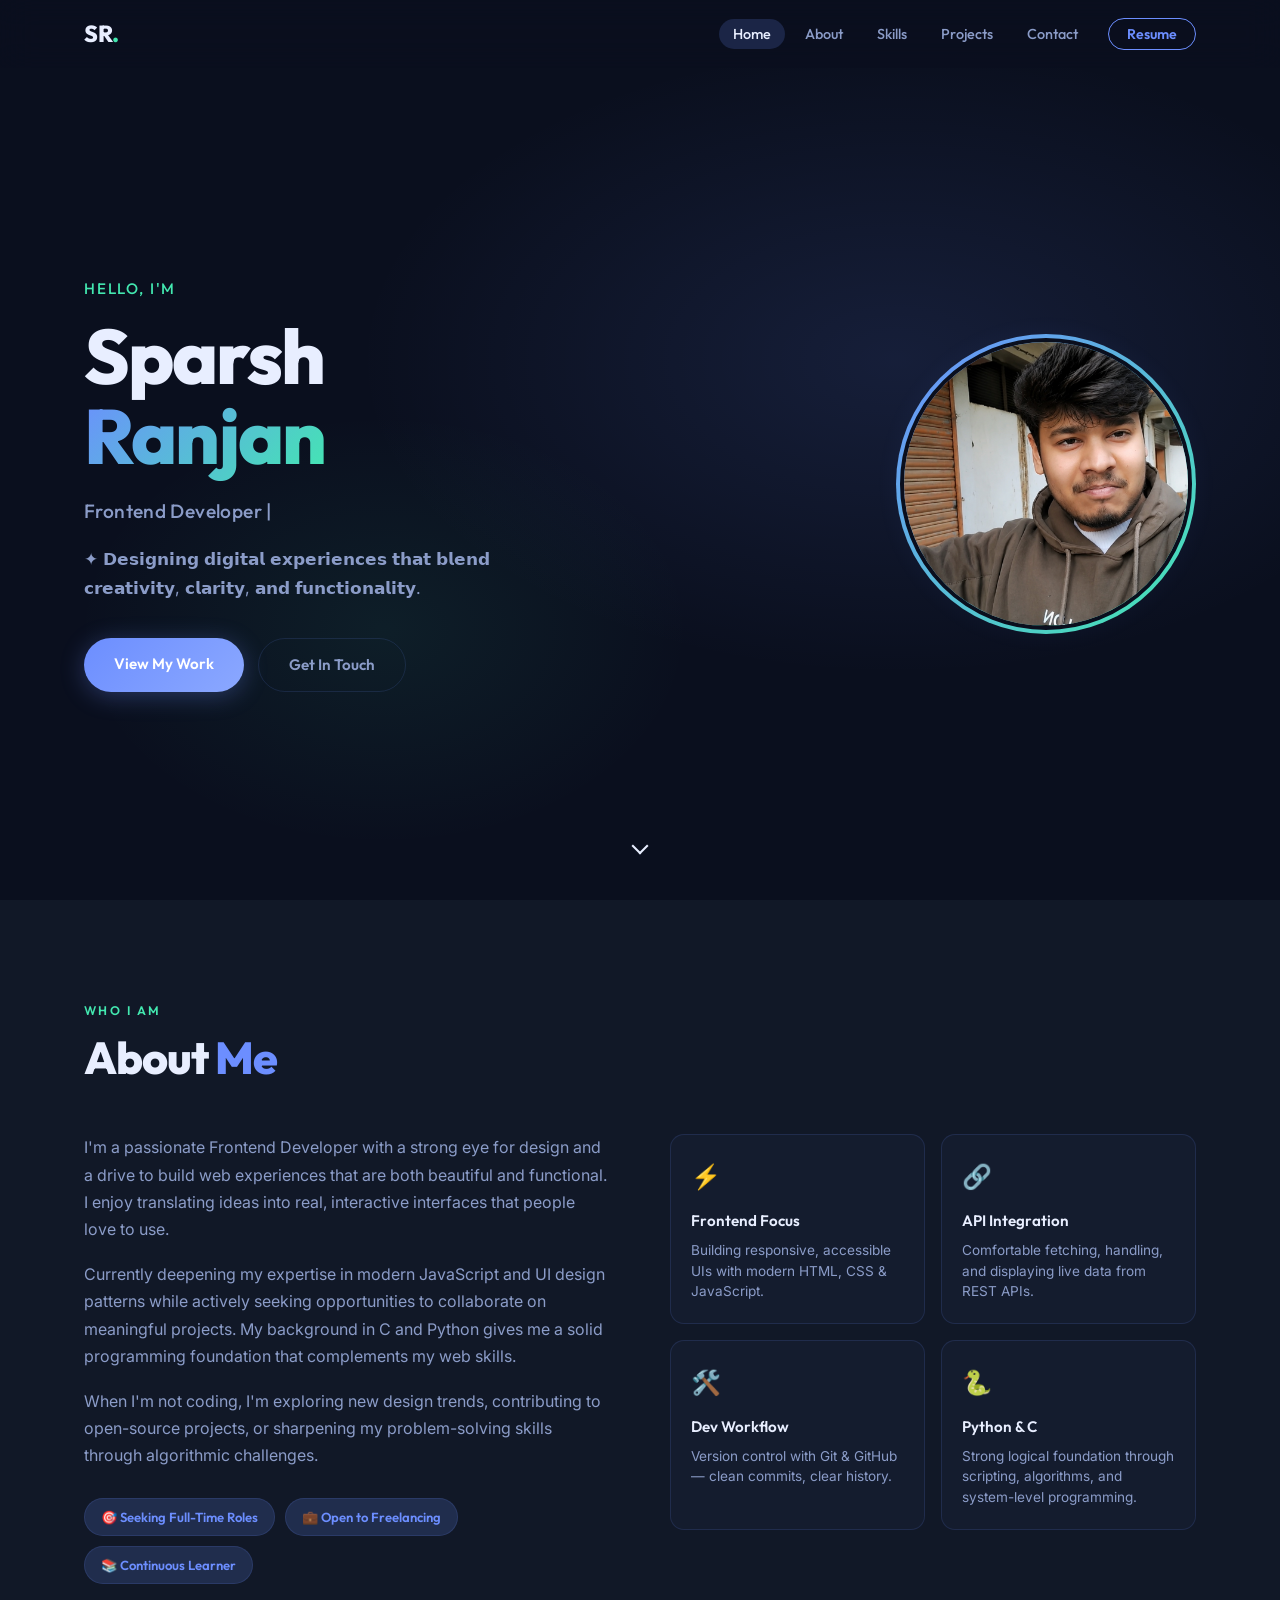
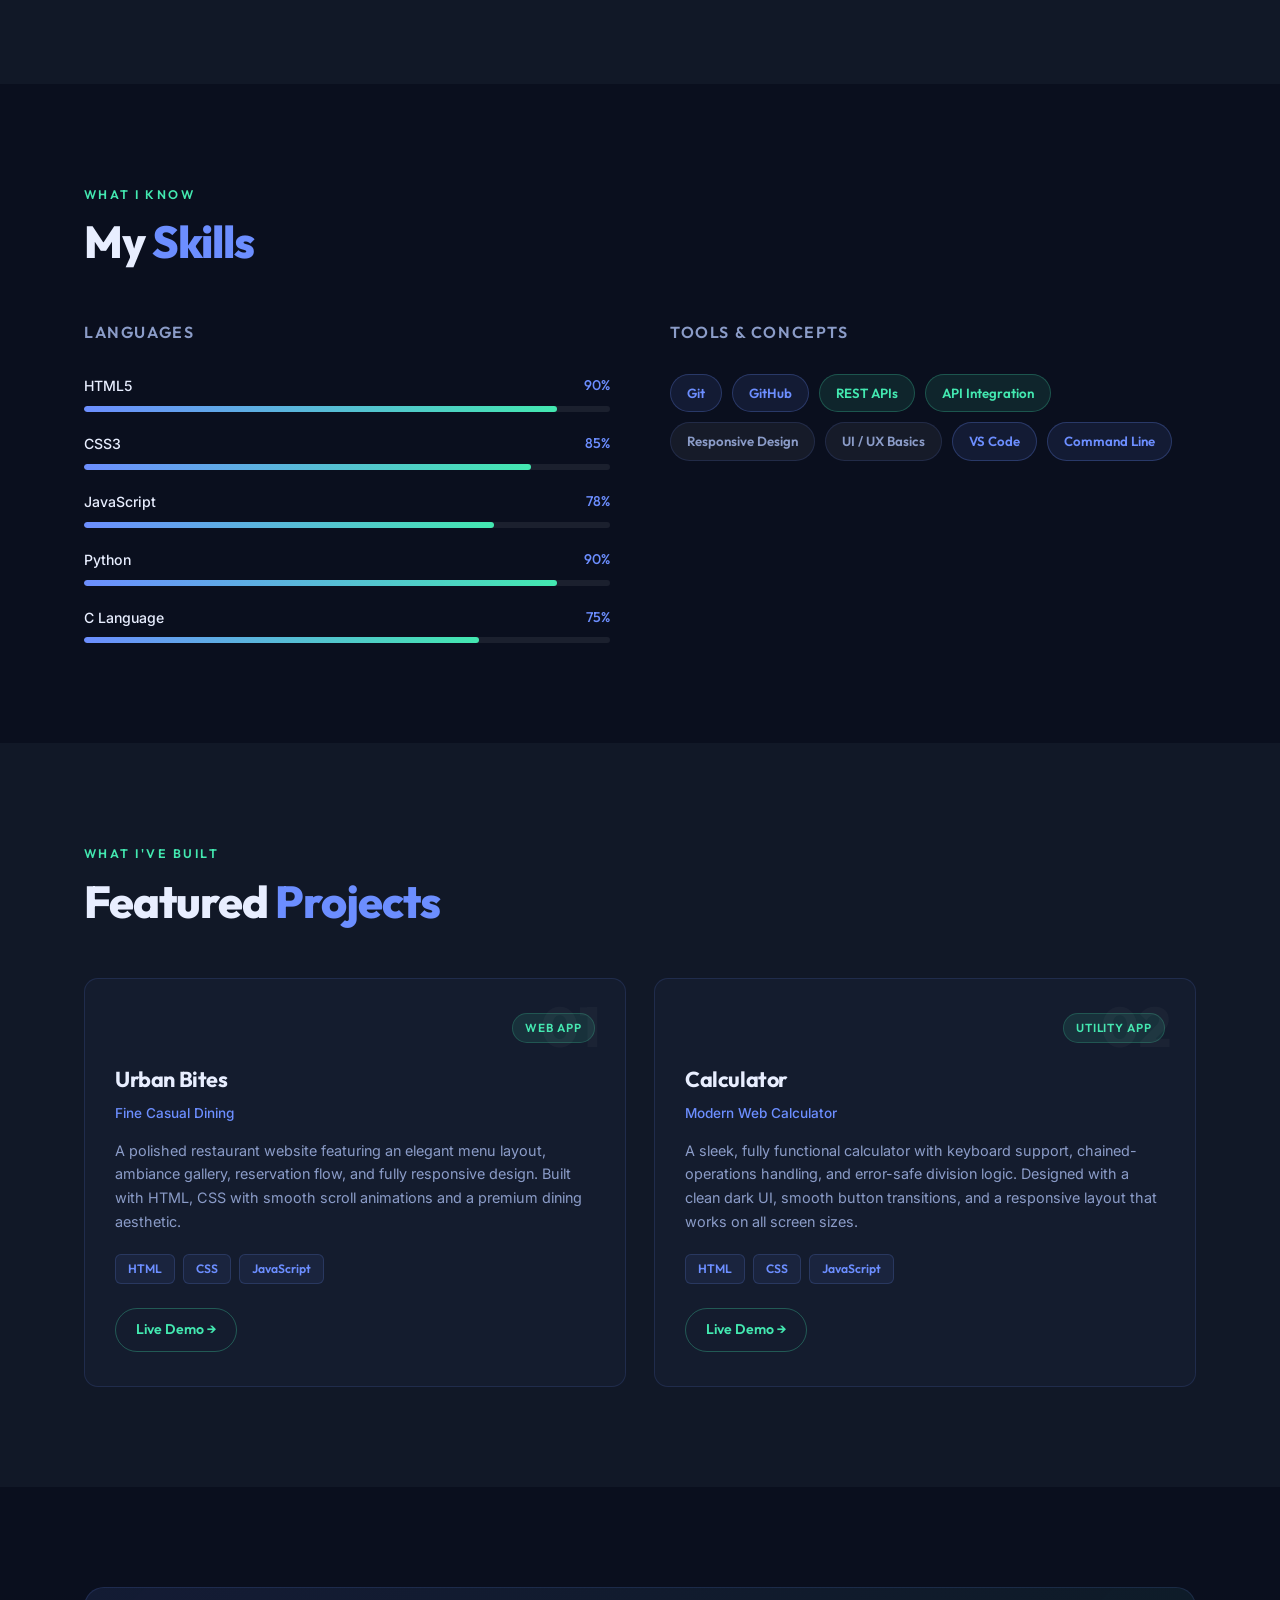
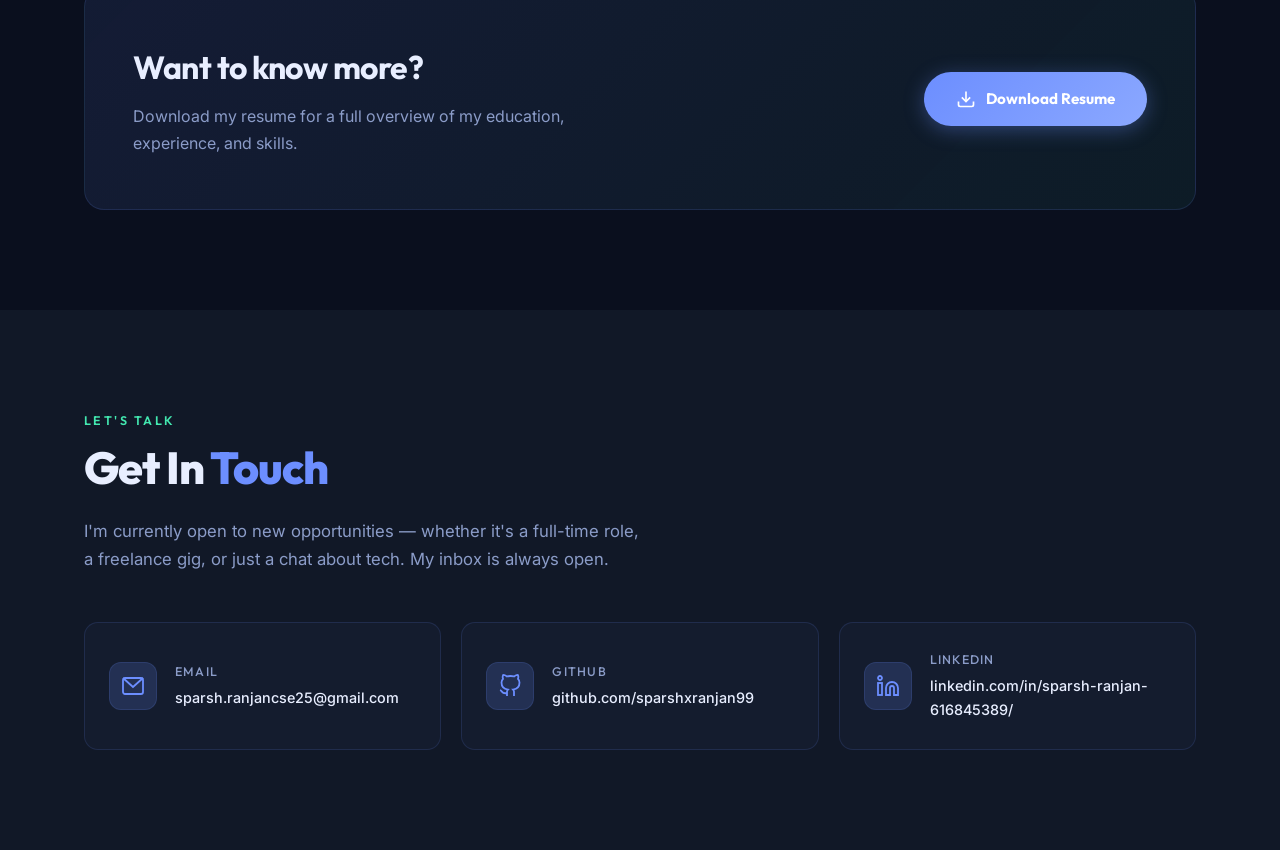
<file: CodeSoft_T1/index.html>
<!DOCTYPE html>
<html lang="en">
<head>
  <meta charset="UTF-8" />
  <meta name="viewport" content="width=device-width, initial-scale=1.0"/>
  <title>Sparsh Ranjan — Frontend Developer</title>
  <link rel="stylesheet" href="portfolio.css" />
  <link rel="preconnect" href="https://fonts.googleapis.com" />
  <link rel="preconnect" href="https://fonts.gstatic.com" crossorigin />
  <link href="https://fonts.googleapis.com/css2?family=Outfit:wght@300;400;500;600;700;800&family=Inter:wght@300;400;500;600&display=swap" rel="stylesheet"/>
</head>
<body>

  <!-- ═══════════════ NAV ═══════════════ -->
  <nav class="navbar" id="navbar">
    <div class="nav-inner">
      <a href="#home" class="nav-logo">SR<span class="dot">.</span></a>
      <ul class="nav-links" id="navLinks">
        <li><a href="#home"     class="nav-link">Home</a></li>
        <li><a href="#about"    class="nav-link">About</a></li>
        <li><a href="#skills"   class="nav-link">Skills</a></li>
        <li><a href="#projects" class="nav-link">Projects</a></li>
        <li><a href="#contact"  class="nav-link">Contact</a></li>
        <li><a href="resume.pdf" download class="nav-cta">Resume</a></li>
      </ul>
      <button class="hamburger" id="hamburger" aria-label="Toggle menu">
        <span></span><span></span><span></span>
      </button>
    </div>
  </nav>

  <!-- ═══════════════ HERO ═══════════════ -->
  <section class="hero" id="home">
    <div class="hero-mesh"></div>
    <div class="hero-inner">
      <div class="hero-text">
        <p class="hero-eyebrow">Hello, I'm</p>
        <h1 class="hero-name">Sparsh<br/><span class="name-accent">Ranjan</span></h1>
        <p class="hero-title">Frontend Developer &nbsp;|&nbsp; UI Enthusiast</p>
        <p class="hero-tagline"> ✦ 𝗗𝗲𝘀𝗶𝗴𝗻𝗶𝗻𝗴 𝗱𝗶𝗴𝗶𝘁𝗮𝗹 𝗲𝘅𝗽𝗲𝗿𝗶𝗲𝗻𝗰𝗲𝘀 𝘁𝗵𝗮𝘁 𝗯𝗹𝗲𝗻𝗱 𝗰𝗿𝗲𝗮𝘁𝗶𝘃𝗶𝘁𝘆, 𝗰𝗹𝗮𝗿𝗶𝘁𝘆, 𝗮𝗻𝗱 𝗳𝘂𝗻𝗰𝘁𝗶𝗼𝗻𝗮𝗹𝗶𝘁𝘆.</p>
        <div class="hero-btns">
          <a href="#projects" class="btn-primary">View My Work</a>
          <a href="#contact"  class="btn-ghost">Get In Touch</a>
        </div>
      </div>
      <div class="hero-img-wrap">
        <div class="img-ring">
          <img src="photo.jpeg" alt="Sparsh Ranjan" class="hero-photo" onerror="this.src='https://ui-avatars.com/api/?name=Sparsh+Ranjan&background=6C8EFF&color=fff&size=300'"/>
        </div>
        <div class="img-glow"></div>
      </div>
    </div>
    <a href="#about" class="scroll-hint" aria-label="Scroll down">
      <span class="scroll-arrow"></span>
    </a>
  </section>

  <!-- ═══════════════ ABOUT ═══════════════ -->
  <section class="section about-section" id="about">
    <div class="container">
      <div class="section-label">Who I Am</div>
      <h2 class="section-title">About <span class="accent">Me</span></h2>
      <div class="about-grid">
        <div class="about-text">
          <p>
            I'm a passionate Frontend Developer with a strong eye for design and a drive to build
            web experiences that are both beautiful and functional. I enjoy translating ideas into
            real, interactive interfaces that people love to use.
          </p>
          <p>
            Currently deepening my expertise in modern JavaScript and UI design patterns while
            actively seeking opportunities to collaborate on meaningful projects. My background in
            C and Python gives me a solid programming foundation that complements my web skills.
          </p>
          <p>
            When I'm not coding, I'm exploring new design trends, contributing to open-source projects,
            or sharpening my problem-solving skills through algorithmic challenges.
          </p>
          <div class="about-goals">
            <div class="goal-chip">🎯 Seeking Full-Time Roles</div>
            <div class="goal-chip">💼 Open to Freelancing</div>
            <div class="goal-chip">📚 Continuous Learner</div>
          </div>
        </div>
        <div class="about-cards">
          <div class="info-card">
            <span class="card-icon">⚡</span>
            <h4>Frontend Focus</h4>
            <p>Building responsive, accessible UIs with modern HTML, CSS & JavaScript.</p>
          </div>
          <div class="info-card">
            <span class="card-icon">🔗</span>
            <h4>API Integration</h4>
            <p>Comfortable fetching, handling, and displaying live data from REST APIs.</p>
          </div>
          <div class="info-card">
            <span class="card-icon">🛠️</span>
            <h4>Dev Workflow</h4>
            <p>Version control with Git & GitHub — clean commits, clear history.</p>
          </div>
          <div class="info-card">
            <span class="card-icon">🐍</span>
            <h4>Python & C</h4>
            <p>Strong logical foundation through scripting, algorithms, and system-level programming.</p>
          </div>
        </div>
      </div>
    </div>
  </section>

  <!-- ═══════════════ SKILLS ═══════════════ -->
  <section class="section skills-section" id="skills">
    <div class="container">
      <div class="section-label">What I Know</div>
      <h2 class="section-title">My <span class="accent">Skills</span></h2>
      <div class="skills-grid">

        <div class="skill-group">
          <h3 class="skill-group-title">Languages</h3>
          <div class="skill-items">
            <div class="skill-bar-wrap">
              <div class="skill-meta"><span>HTML5</span><span>90%</span></div>
              <div class="skill-bar"><div class="skill-fill" data-width="90"></div></div>
            </div>
            <div class="skill-bar-wrap">
              <div class="skill-meta"><span>CSS3</span><span>85%</span></div>
              <div class="skill-bar"><div class="skill-fill" data-width="85"></div></div>
            </div>
            <div class="skill-bar-wrap">
              <div class="skill-meta"><span>JavaScript</span><span>78%</span></div>
              <div class="skill-bar"><div class="skill-fill" data-width="78"></div></div>
            </div>
            <div class="skill-bar-wrap">
              <div class="skill-meta"><span>Python</span><span>90%</span></div>
              <div class="skill-bar"><div class="skill-fill" data-width="90"></div></div>
            </div>
            <div class="skill-bar-wrap">
              <div class="skill-meta"><span>C Language</span><span>75%</span></div>
              <div class="skill-bar"><div class="skill-fill" data-width="75"></div></div>
            </div>
          </div>
        </div>

        <div class="skill-group">
          <h3 class="skill-group-title">Tools & Concepts</h3>
          <div class="skill-tags">
            <span class="skill-tag tag-primary">Git</span>
            <span class="skill-tag tag-primary">GitHub</span>
            <span class="skill-tag tag-secondary">REST APIs</span>
            <span class="skill-tag tag-secondary">API Integration</span>
            <span class="skill-tag tag-tertiary">Responsive Design</span>
            <span class="skill-tag tag-tertiary">UI / UX Basics</span>
            <span class="skill-tag tag-primary">VS Code</span>
            <span class="skill-tag tag-primary">Command Line</span>
          </div>
        </div>

      </div>
    </div>
  </section>

  <!-- ═══════════════ PROJECTS ═══════════════ -->
  <section class="section projects-section" id="projects">
    <div class="container">
      <div class="section-label">What I've Built</div>
      <h2 class="section-title">Featured <span class="accent">Projects</span></h2>
      <div class="projects-grid">

        <div class="project-card" data-index="01">
          <div class="project-header">
            <div class="project-icon"></div>
            <div class="project-badge">Web App</div>
          </div>
          <h3 class="project-name">Urban Bites</h3>
          <p class="project-sub">Fine Casual Dining</p>
          <p class="project-desc">
            A polished restaurant website featuring an elegant menu layout, ambiance gallery,
            reservation flow, and fully responsive design. Built with HTML, CSS 
            with smooth scroll animations and a premium dining aesthetic.
          </p>
          <div class="project-stack">
            <span>HTML</span><span>CSS</span><span>JavaScript</span>
          </div>
          <div class="project-actions">
            <a href="./CodeSoft_T2/index.html" target="_blank" rel="noopener" class="btn-demo">Live Demo →</a>
          </div>
        </div>

        <div class="project-card" data-index="02">
          <div class="project-header">
            <div class="project-icon"></div>
            <div class="project-badge">Utility App</div>
          </div>
          <h3 class="project-name">Calculator</h3>
          <p class="project-sub">Modern Web Calculator</p>
          <p class="project-desc">
            A sleek, fully functional calculator with keyboard support, chained-operations handling,
            and error-safe division logic. Designed with a clean dark UI, smooth button transitions,
            and a responsive layout that works on all screen sizes.
          </p>
          <div class="project-stack">
            <span>HTML</span><span>CSS</span><span>JavaScript</span>
          </div>
          <div class="project-actions">
            <a href="./CodeSoft_T3/index.html" target="_blank" rel="noopener" class="btn-demo">Live Demo →</a>
          </div>
        </div>

      </div>
    </div>
  </section>

  <!-- ═══════════════ RESUME ═══════════════ -->
  <section class="section resume-section" id="resume">
    <div class="container">
      <div class="resume-banner">
        <div class="resume-text">
          <h2>Want to know more?</h2>
          <p>Download my resume for a full overview of my education, experience, and skills.</p>
        </div>
        <a href="Sparsh_Ranjan_Resume.pdf" download class="btn-resume">
          <svg width="20" height="20" viewBox="0 0 24 24" fill="none" stroke="currentColor" stroke-width="2"><path d="M21 15v4a2 2 0 01-2 2H5a2 2 0 01-2-2v-4"/><polyline points="7 10 12 15 17 10"/><line x1="12" y1="15" x2="12" y2="3"/></svg>
          Download Resume
        </a>
      </div>
    </div>
  </section>

  <!-- ═══════════════ CONTACT ═══════════════ -->
  <section class="section contact-section" id="contact">
    <div class="container">
      <div class="section-label">Let's Talk</div>
      <h2 class="section-title">Get In <span class="accent">Touch</span></h2>
      <p class="contact-sub">
        I'm currently open to new opportunities — whether it's a full-time role, a freelance gig,
        or just a chat about tech. My inbox is always open.
      </p>
      <div class="contact-links">
        <a href="mailto:sparsh@example.com" class="contact-card">
          <div class="contact-icon">
            <svg width="24" height="24" viewBox="0 0 24 24" fill="none" stroke="currentColor" stroke-width="1.8"><rect x="2" y="4" width="20" height="16" rx="2"/><polyline points="2,4 12,13 22,4"/></svg>
          </div>
          <div>
            <p class="contact-label">Email</p>
            <p class="contact-value">sparsh.ranjancse25@gmail.com</p>
          </div>
        </a>
        <a href="https://github.com/sparshxranjan99" target="_blank" rel="noopener" class="contact-card">
          <div class="contact-icon">
            <svg width="24" height="24" viewBox="0 0 24 24" fill="none" stroke="currentColor" stroke-width="1.8"><path d="M9 19c-5 1.5-5-2.5-7-3m14 6v-3.87a3.37 3.37 0 00-.94-2.61c3.14-.35 6.44-1.54 6.44-7A5.44 5.44 0 0020 4.77 5.07 5.07 0 0019.91 1S18.73.65 16 2.48a13.38 13.38 0 00-7 0C6.27.65 5.09 1 5.09 1A5.07 5.07 0 005 4.77a5.44 5.44 0 00-1.5 3.78c0 5.42 3.3 6.61 6.44 7A3.37 3.37 0 009 18.13V22"/></svg>
          </div>
          <div>
            <p class="contact-label">GitHub</p>
            <p class="contact-value">github.com/sparshxranjan99</p>
          </div>
        </a>
        <a href="https://www.linkedin.com/in/sparsh-ranjan-616845389/" target="_blank" rel="noopener" class="contact-card">
          <div class="contact-icon">
            <svg width="24" height="24" viewBox="0 0 24 24" fill="none" stroke="currentColor" stroke-width="1.8"><path d="M16 8a6 6 0 016 6v7h-4v-7a2 2 0 00-2-2 2 2 0 00-2 2v7h-4v-7a6 6 0 016-6z"/><rect x="2" y="9" width="4" height="12"/><circle cx="4" cy="4" r="2"/></svg>
          </div>
          <div>
            <p class="contact-label">LinkedIn</p>
            <p class="contact-value">linkedin.com/in/sparsh-ranjan-616845389/</p>
          </div>
        </a>
      </div>
    </div>
  </section>
  <script src="portfolio.js"></script>
</body>
</html>
</file>
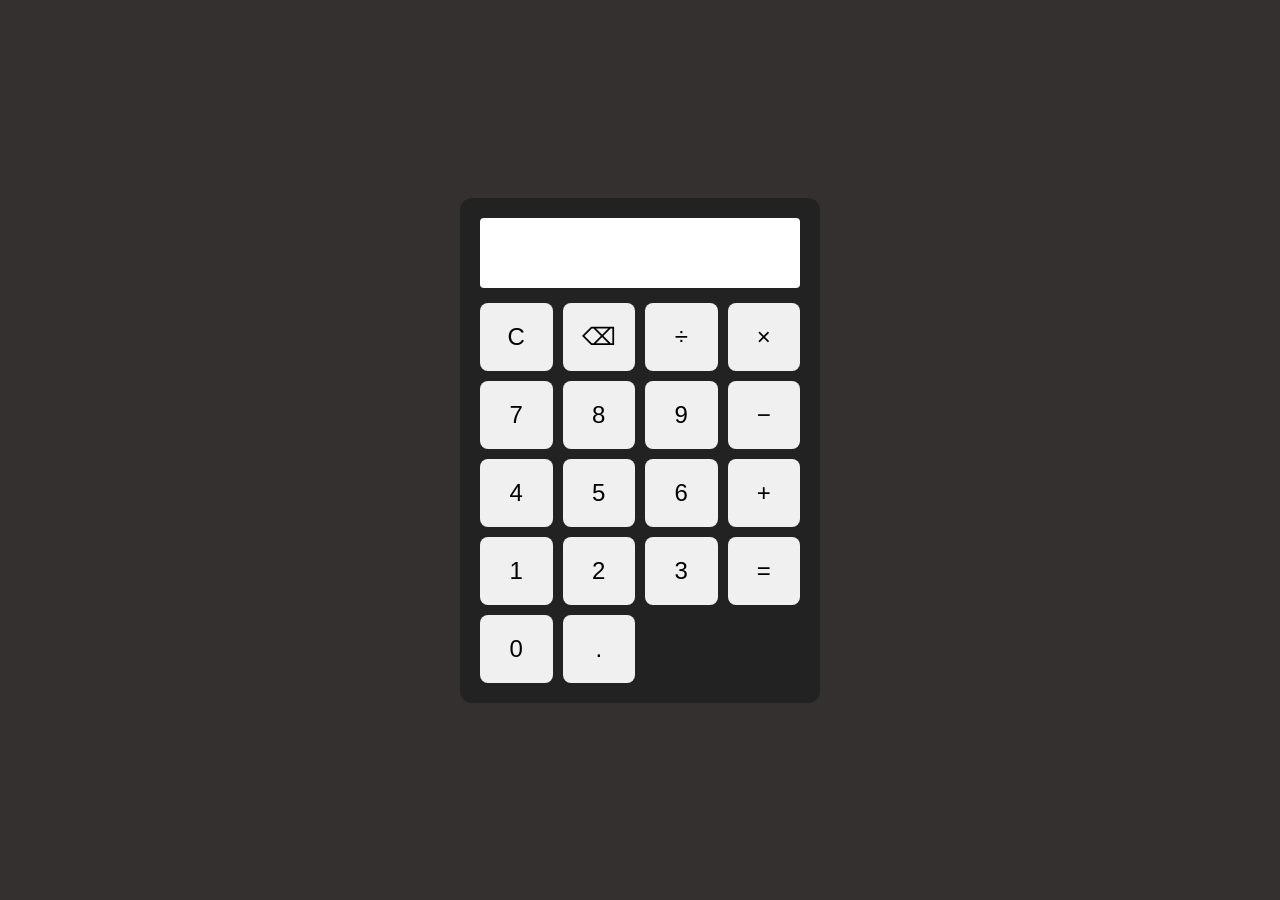
<file: CodeSoft_T3/index.html>
<!DOCTYPE html>
<html lang="en">
<head>
    <meta charset="UTF-8">
    <title>Calculator</title>
    <link rel="stylesheet" href="calculator.css">
</head>
<body>
    <div class="calc">
        <input type="text" id="out" readonly>
        <div class="grid">
            <button onclick="v('')">C</button>
            <button onclick="v('b')">&#9003;</button>
            <button onclick="v('/')">&divide;</button>
            <button onclick="v('*')">&times;</button>
            <button onclick="v('7')">7</button><button onclick="v('8')">8</button><button onclick="v('9')">9</button>
            <button onclick="v('-')">&minus;</button>
            <button onclick="v('4')">4</button><button onclick="v('5')">5</button><button onclick="v('6')">6</button>
            <button onclick="v('+')">+</button>
            <button onclick="v('1')">1</button><button onclick="v('2')">2</button><button onclick="v('3')">3</button>
            <button onclick="v('=')">=</button>
            <button onclick="v('0')">0</button><button onclick="v('.')">.</button>
        </div>
    </div>
    <script src="calculator.js"></script>
</body>
</html>
</file>
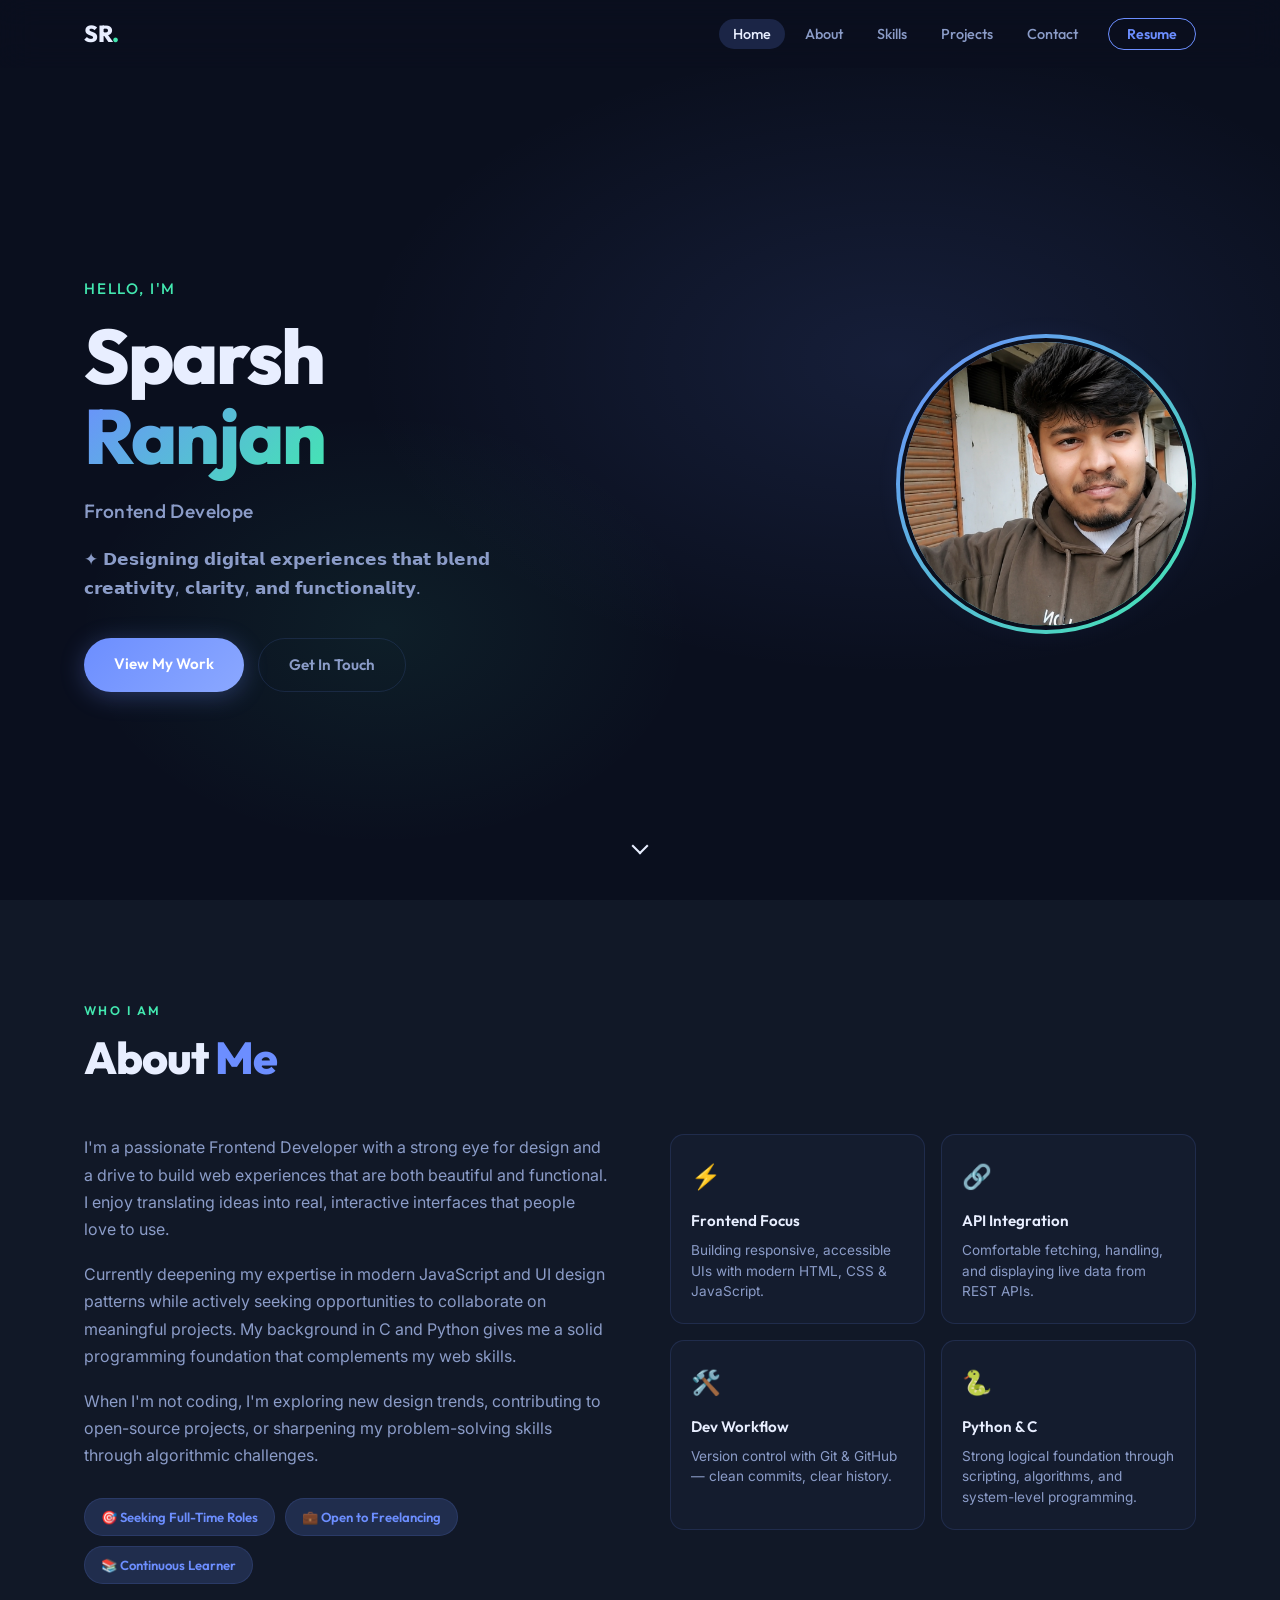
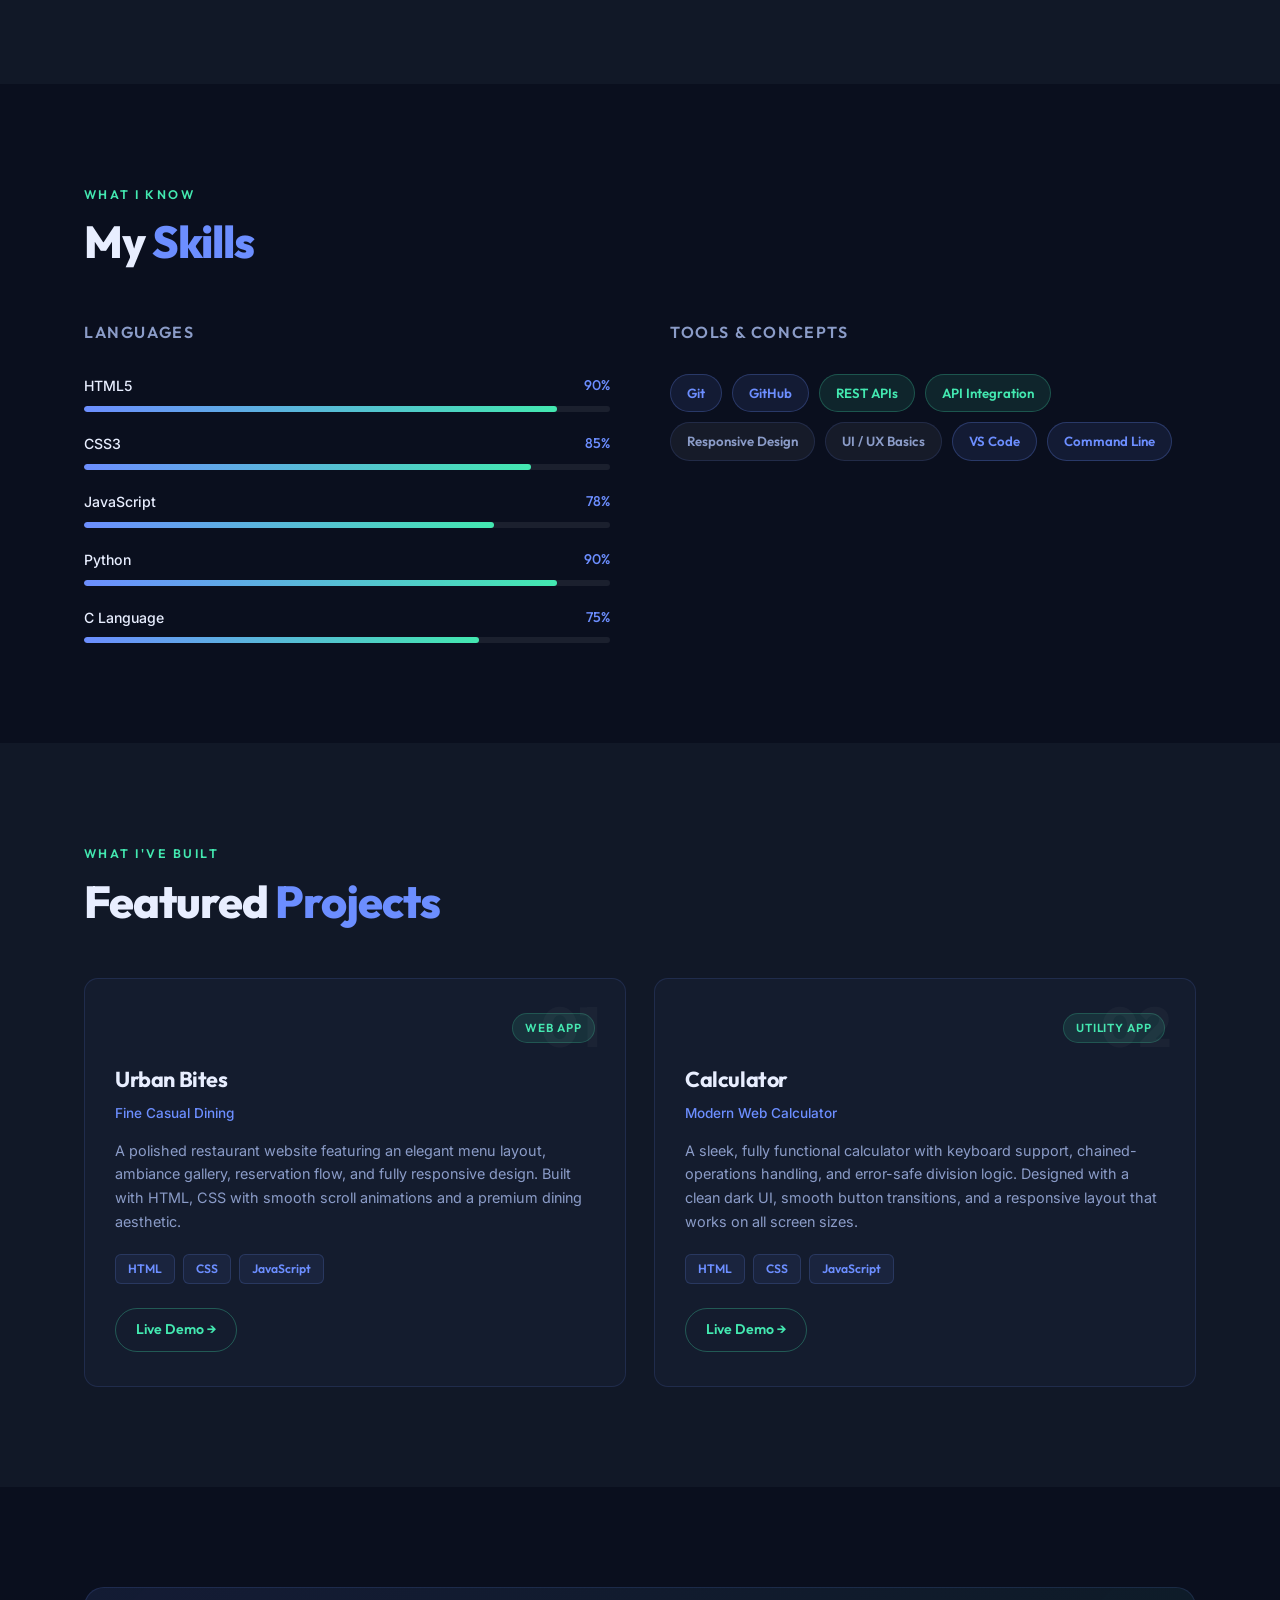
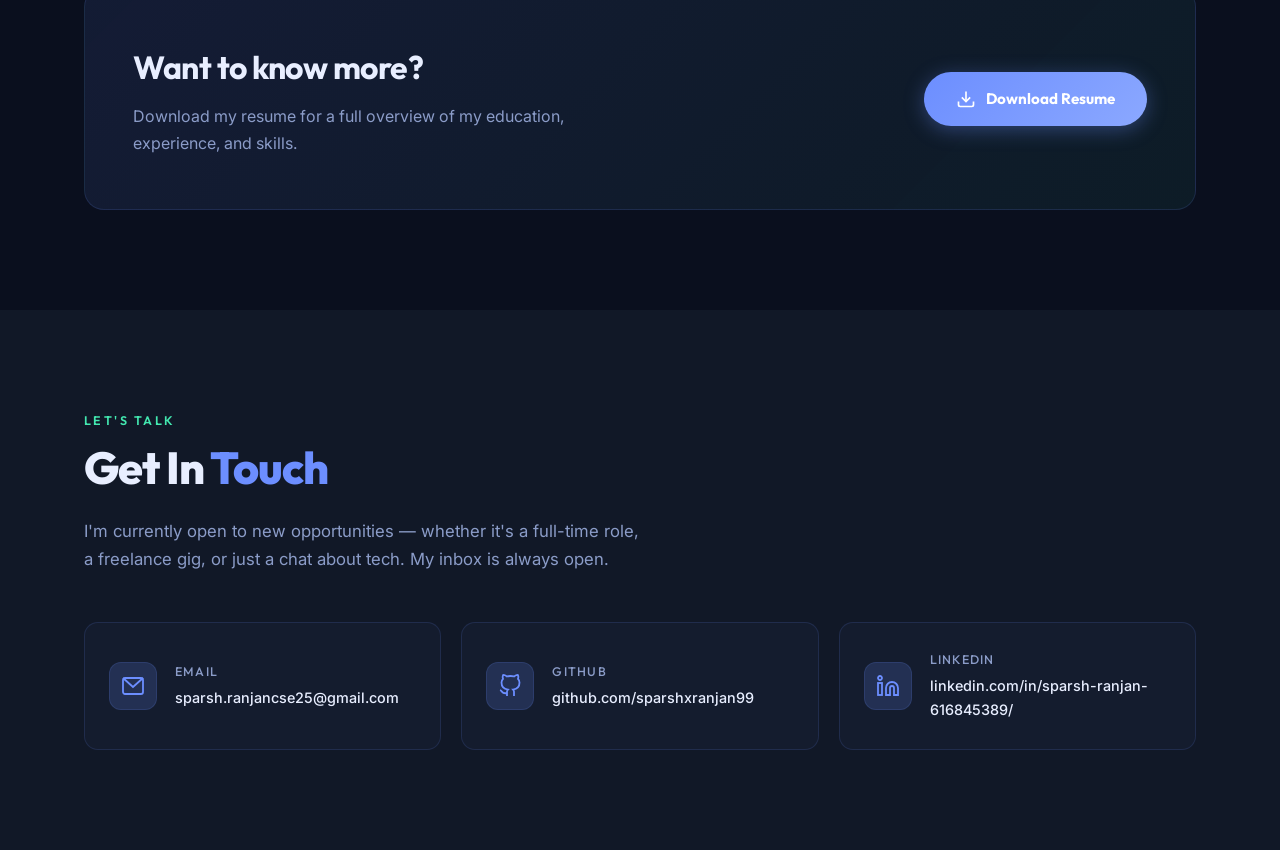
<file: CodeSoft_T1/CodeSoft.html>
<!DOCTYPE html>
<html lang="en">
<head>
  <meta charset="UTF-8" />
  <meta name="viewport" content="width=device-width, initial-scale=1.0"/>
  <title>Sparsh Ranjan — Frontend Developer</title>
  <link rel="stylesheet" href="portfolio.css" />
  <link rel="preconnect" href="https://fonts.googleapis.com" />
  <link rel="preconnect" href="https://fonts.gstatic.com" crossorigin />
  <link href="https://fonts.googleapis.com/css2?family=Outfit:wght@300;400;500;600;700;800&family=Inter:wght@300;400;500;600&display=swap" rel="stylesheet"/>
</head>
<body>

  <!-- ═══════════════ NAV ═══════════════ -->
  <nav class="navbar" id="navbar">
    <div class="nav-inner">
      <a href="#home" class="nav-logo">SR<span class="dot">.</span></a>
      <ul class="nav-links" id="navLinks">
        <li><a href="#home"     class="nav-link">Home</a></li>
        <li><a href="#about"    class="nav-link">About</a></li>
        <li><a href="#skills"   class="nav-link">Skills</a></li>
        <li><a href="#projects" class="nav-link">Projects</a></li>
        <li><a href="#contact"  class="nav-link">Contact</a></li>
        <li><a href="resume.pdf" download class="nav-cta">Resume</a></li>
      </ul>
      <button class="hamburger" id="hamburger" aria-label="Toggle menu">
        <span></span><span></span><span></span>
      </button>
    </div>
  </nav>

  <!-- ═══════════════ HERO ═══════════════ -->
  <section class="hero" id="home">
    <div class="hero-mesh"></div>
    <div class="hero-inner">
      <div class="hero-text">
        <p class="hero-eyebrow">Hello, I'm</p>
        <h1 class="hero-name">Sparsh<br/><span class="name-accent">Ranjan</span></h1>
        <p class="hero-title">Frontend Developer &nbsp;|&nbsp; UI Enthusiast</p>
        <p class="hero-tagline"> ✦ 𝗗𝗲𝘀𝗶𝗴𝗻𝗶𝗻𝗴 𝗱𝗶𝗴𝗶𝘁𝗮𝗹 𝗲𝘅𝗽𝗲𝗿𝗶𝗲𝗻𝗰𝗲𝘀 𝘁𝗵𝗮𝘁 𝗯𝗹𝗲𝗻𝗱 𝗰𝗿𝗲𝗮𝘁𝗶𝘃𝗶𝘁𝘆, 𝗰𝗹𝗮𝗿𝗶𝘁𝘆, 𝗮𝗻𝗱 𝗳𝘂𝗻𝗰𝘁𝗶𝗼𝗻𝗮𝗹𝗶𝘁𝘆.</p>
        <div class="hero-btns">
          <a href="#projects" class="btn-primary">View My Work</a>
          <a href="#contact"  class="btn-ghost">Get In Touch</a>
        </div>
      </div>
      <div class="hero-img-wrap">
        <div class="img-ring">
          <img src="photo.jpeg" alt="Sparsh Ranjan" class="hero-photo" onerror="this.src='https://ui-avatars.com/api/?name=Sparsh+Ranjan&background=6C8EFF&color=fff&size=300'"/>
        </div>
        <div class="img-glow"></div>
      </div>
    </div>
    <a href="#about" class="scroll-hint" aria-label="Scroll down">
      <span class="scroll-arrow"></span>
    </a>
  </section>

  <!-- ═══════════════ ABOUT ═══════════════ -->
  <section class="section about-section" id="about">
    <div class="container">
      <div class="section-label">Who I Am</div>
      <h2 class="section-title">About <span class="accent">Me</span></h2>
      <div class="about-grid">
        <div class="about-text">
          <p>
            I'm a passionate Frontend Developer with a strong eye for design and a drive to build
            web experiences that are both beautiful and functional. I enjoy translating ideas into
            real, interactive interfaces that people love to use.
          </p>
          <p>
            Currently deepening my expertise in modern JavaScript and UI design patterns while
            actively seeking opportunities to collaborate on meaningful projects. My background in
            C and Python gives me a solid programming foundation that complements my web skills.
          </p>
          <p>
            When I'm not coding, I'm exploring new design trends, contributing to open-source projects,
            or sharpening my problem-solving skills through algorithmic challenges.
          </p>
          <div class="about-goals">
            <div class="goal-chip">🎯 Seeking Full-Time Roles</div>
            <div class="goal-chip">💼 Open to Freelancing</div>
            <div class="goal-chip">📚 Continuous Learner</div>
          </div>
        </div>
        <div class="about-cards">
          <div class="info-card">
            <span class="card-icon">⚡</span>
            <h4>Frontend Focus</h4>
            <p>Building responsive, accessible UIs with modern HTML, CSS & JavaScript.</p>
          </div>
          <div class="info-card">
            <span class="card-icon">🔗</span>
            <h4>API Integration</h4>
            <p>Comfortable fetching, handling, and displaying live data from REST APIs.</p>
          </div>
          <div class="info-card">
            <span class="card-icon">🛠️</span>
            <h4>Dev Workflow</h4>
            <p>Version control with Git & GitHub — clean commits, clear history.</p>
          </div>
          <div class="info-card">
            <span class="card-icon">🐍</span>
            <h4>Python & C</h4>
            <p>Strong logical foundation through scripting, algorithms, and system-level programming.</p>
          </div>
        </div>
      </div>
    </div>
  </section>

  <!-- ═══════════════ SKILLS ═══════════════ -->
  <section class="section skills-section" id="skills">
    <div class="container">
      <div class="section-label">What I Know</div>
      <h2 class="section-title">My <span class="accent">Skills</span></h2>
      <div class="skills-grid">

        <div class="skill-group">
          <h3 class="skill-group-title">Languages</h3>
          <div class="skill-items">
            <div class="skill-bar-wrap">
              <div class="skill-meta"><span>HTML5</span><span>90%</span></div>
              <div class="skill-bar"><div class="skill-fill" data-width="90"></div></div>
            </div>
            <div class="skill-bar-wrap">
              <div class="skill-meta"><span>CSS3</span><span>85%</span></div>
              <div class="skill-bar"><div class="skill-fill" data-width="85"></div></div>
            </div>
            <div class="skill-bar-wrap">
              <div class="skill-meta"><span>JavaScript</span><span>78%</span></div>
              <div class="skill-bar"><div class="skill-fill" data-width="78"></div></div>
            </div>
            <div class="skill-bar-wrap">
              <div class="skill-meta"><span>Python</span><span>90%</span></div>
              <div class="skill-bar"><div class="skill-fill" data-width="90"></div></div>
            </div>
            <div class="skill-bar-wrap">
              <div class="skill-meta"><span>C Language</span><span>75%</span></div>
              <div class="skill-bar"><div class="skill-fill" data-width="75"></div></div>
            </div>
          </div>
        </div>

        <div class="skill-group">
          <h3 class="skill-group-title">Tools & Concepts</h3>
          <div class="skill-tags">
            <span class="skill-tag tag-primary">Git</span>
            <span class="skill-tag tag-primary">GitHub</span>
            <span class="skill-tag tag-secondary">REST APIs</span>
            <span class="skill-tag tag-secondary">API Integration</span>
            <span class="skill-tag tag-tertiary">Responsive Design</span>
            <span class="skill-tag tag-tertiary">UI / UX Basics</span>
            <span class="skill-tag tag-primary">VS Code</span>
            <span class="skill-tag tag-primary">Command Line</span>
          </div>
        </div>

      </div>
    </div>
  </section>

  <!-- ═══════════════ PROJECTS ═══════════════ -->
  <section class="section projects-section" id="projects">
    <div class="container">
      <div class="section-label">What I've Built</div>
      <h2 class="section-title">Featured <span class="accent">Projects</span></h2>
      <div class="projects-grid">

        <div class="project-card" data-index="01">
          <div class="project-header">
            <div class="project-icon"></div>
            <div class="project-badge">Web App</div>
          </div>
          <h3 class="project-name">Urban Bites</h3>
          <p class="project-sub">Fine Casual Dining</p>
          <p class="project-desc">
            A polished restaurant website featuring an elegant menu layout, ambiance gallery,
            reservation flow, and fully responsive design. Built with HTML, CSS 
            with smooth scroll animations and a premium dining aesthetic.
          </p>
          <div class="project-stack">
            <span>HTML</span><span>CSS</span><span>JavaScript</span>
          </div>
          <div class="project-actions">
            <a href="./CodeSoft_L1_T2/index.html" target="_blank" rel="noopener" class="btn-demo">Live Demo →</a>
          </div>
        </div>

        <div class="project-card" data-index="02">
          <div class="project-header">
            <div class="project-icon"></div>
            <div class="project-badge">Utility App</div>
          </div>
          <h3 class="project-name">Calculator</h3>
          <p class="project-sub">Modern Web Calculator</p>
          <p class="project-desc">
            A sleek, fully functional calculator with keyboard support, chained-operations handling,
            and error-safe division logic. Designed with a clean dark UI, smooth button transitions,
            and a responsive layout that works on all screen sizes.
          </p>
          <div class="project-stack">
            <span>HTML</span><span>CSS</span><span>JavaScript</span>
          </div>
          <div class="project-actions">
            <a href="./CodeSoft_L1_T3/calculator.html" target="_blank" rel="noopener" class="btn-demo">Live Demo →</a>
          </div>
        </div>

      </div>
    </div>
  </section>

  <!-- ═══════════════ RESUME ═══════════════ -->
  <section class="section resume-section" id="resume">
    <div class="container">
      <div class="resume-banner">
        <div class="resume-text">
          <h2>Want to know more?</h2>
          <p>Download my resume for a full overview of my education, experience, and skills.</p>
        </div>
        <a href="Sparsh_Ranjan_Resume.pdf" download class="btn-resume">
          <svg width="20" height="20" viewBox="0 0 24 24" fill="none" stroke="currentColor" stroke-width="2"><path d="M21 15v4a2 2 0 01-2 2H5a2 2 0 01-2-2v-4"/><polyline points="7 10 12 15 17 10"/><line x1="12" y1="15" x2="12" y2="3"/></svg>
          Download Resume
        </a>
      </div>
    </div>
  </section>

  <!-- ═══════════════ CONTACT ═══════════════ -->
  <section class="section contact-section" id="contact">
    <div class="container">
      <div class="section-label">Let's Talk</div>
      <h2 class="section-title">Get In <span class="accent">Touch</span></h2>
      <p class="contact-sub">
        I'm currently open to new opportunities — whether it's a full-time role, a freelance gig,
        or just a chat about tech. My inbox is always open.
      </p>
      <div class="contact-links">
        <a href="mailto:sparsh@example.com" class="contact-card">
          <div class="contact-icon">
            <svg width="24" height="24" viewBox="0 0 24 24" fill="none" stroke="currentColor" stroke-width="1.8"><rect x="2" y="4" width="20" height="16" rx="2"/><polyline points="2,4 12,13 22,4"/></svg>
          </div>
          <div>
            <p class="contact-label">Email</p>
            <p class="contact-value">sparsh.ranjancse25@gmail.com</p>
          </div>
        </a>
        <a href="https://github.com/sparshxranjan99" target="_blank" rel="noopener" class="contact-card">
          <div class="contact-icon">
            <svg width="24" height="24" viewBox="0 0 24 24" fill="none" stroke="currentColor" stroke-width="1.8"><path d="M9 19c-5 1.5-5-2.5-7-3m14 6v-3.87a3.37 3.37 0 00-.94-2.61c3.14-.35 6.44-1.54 6.44-7A5.44 5.44 0 0020 4.77 5.07 5.07 0 0019.91 1S18.73.65 16 2.48a13.38 13.38 0 00-7 0C6.27.65 5.09 1 5.09 1A5.07 5.07 0 005 4.77a5.44 5.44 0 00-1.5 3.78c0 5.42 3.3 6.61 6.44 7A3.37 3.37 0 009 18.13V22"/></svg>
          </div>
          <div>
            <p class="contact-label">GitHub</p>
            <p class="contact-value">github.com/sparshxranjan99</p>
          </div>
        </a>
        <a href="https://www.linkedin.com/in/sparsh-ranjan-616845389/" target="_blank" rel="noopener" class="contact-card">
          <div class="contact-icon">
            <svg width="24" height="24" viewBox="0 0 24 24" fill="none" stroke="currentColor" stroke-width="1.8"><path d="M16 8a6 6 0 016 6v7h-4v-7a2 2 0 00-2-2 2 2 0 00-2 2v7h-4v-7a6 6 0 016-6z"/><rect x="2" y="9" width="4" height="12"/><circle cx="4" cy="4" r="2"/></svg>
          </div>
          <div>
            <p class="contact-label">LinkedIn</p>
            <p class="contact-value">linkedin.com/in/sparsh-ranjan-616845389/</p>
          </div>
        </a>
      </div>
    </div>
  </section>
  <script src="portfolio.js"></script>
</body>
</html>
</file>
<file: CodeSoft_T1/portfolio.css>
/* ═══════════════════════════════════════════
   SPARSH RANJAN — PORTFOLIO CSS
   Theme: Dark navy + periwinkle + mint
   ═══════════════════════════════════════════ */

/* ── TOKENS ────────────────────────────── */
:root {
  --bg:          #0A0F1E;
  --bg-surface:  #111827;
  --bg-card:     #141C2E;
  --text:        #E8EEFF;
  --text-muted:  #8B9CC8;
  --accent:      #6C8EFF;
  --accent-mint: #43E8B0;
  --accent-glow: rgba(108,142,255,0.18);
  --border:      rgba(108,142,255,0.14);
  --radius:      14px;
  --radius-sm:   8px;
  --nav-h:       68px;
  --transition:  0.3s cubic-bezier(0.4,0,0.2,1);
  --font-display: 'Outfit', sans-serif;
  --font-body:    'Inter', sans-serif;
}

/* ── RESET ─────────────────────────────── */
*, *::before, *::after { box-sizing: border-box; margin: 0; padding: 0; }
html { scroll-behavior: smooth; scroll-padding-top: var(--nav-h); }
body {
  background: var(--bg);
  color: var(--text);
  font-family: var(--font-body);
  font-size: 16px;
  line-height: 1.7;
  overflow-x: hidden;
}
a { text-decoration: none; color: inherit; }
img { display: block; max-width: 100%; }
ul { list-style: none; }

/* ── SCROLLBAR ──────────────────────────── */
::-webkit-scrollbar { width: 6px; }
::-webkit-scrollbar-track { background: var(--bg); }
::-webkit-scrollbar-thumb { background: var(--accent); border-radius: 3px; }

/* ── SELECTION ──────────────────────────── */
::selection { background: var(--accent); color: #fff; }

/* ═══════════════════════════════════════════
   NAV
   ═══════════════════════════════════════════ */
.navbar {
  position: fixed;
  top: 0; left: 0; right: 0;
  z-index: 100;
  height: var(--nav-h);
  background: rgba(10,15,30,0.7);
  backdrop-filter: blur(16px);
  -webkit-backdrop-filter: blur(16px);
  border-bottom: 1px solid transparent;
  transition: border-color var(--transition), background var(--transition);
}
.navbar.scrolled {
  border-bottom-color: var(--border);
  background: rgba(10,15,30,0.92);
}
.nav-inner {
  max-width: 1160px;
  margin: 0 auto;
  height: 100%;
  padding: 0 24px;
  display: flex;
  align-items: center;
  justify-content: space-between;
}
.nav-logo {
  font-family: var(--font-display);
  font-weight: 800;
  font-size: 1.45rem;
  letter-spacing: -0.5px;
  color: var(--text);
}
.nav-logo .dot { color: var(--accent-mint); }
.nav-links {
  display: flex;
  align-items: center;
  gap: 6px;
}
.nav-link {
  font-family: var(--font-display);
  font-size: 0.9rem;
  font-weight: 500;
  color: var(--text-muted);
  padding: 6px 14px;
  border-radius: 100px;
  transition: color var(--transition), background var(--transition);
}
.nav-link:hover, .nav-link.active {
  color: var(--text);
  background: var(--accent-glow);
}
.nav-cta {
  font-family: var(--font-display);
  font-size: 0.88rem;
  font-weight: 600;
  color: var(--accent);
  border: 1.5px solid var(--accent);
  padding: 6px 18px;
  border-radius: 100px;
  margin-left: 10px;
  transition: background var(--transition), color var(--transition);
}
.nav-cta:hover {
  background: var(--accent);
  color: #fff;
}

/* Hamburger */
.hamburger {
  display: none;
  flex-direction: column;
  gap: 5px;
  background: none;
  border: none;
  cursor: pointer;
  padding: 6px;
}
.hamburger span {
  display: block;
  width: 24px; height: 2px;
  background: var(--text);
  border-radius: 2px;
  transition: transform var(--transition), opacity var(--transition);
}
.hamburger.open span:nth-child(1) { transform: translateY(7px) rotate(45deg); }
.hamburger.open span:nth-child(2) { opacity: 0; }
.hamburger.open span:nth-child(3) { transform: translateY(-7px) rotate(-45deg); }

/* ═══════════════════════════════════════════
   HERO
   ═══════════════════════════════════════════ */
.hero {
  position: relative;
  min-height: 100vh;
  display: flex;
  align-items: center;
  overflow: hidden;
  padding-top: var(--nav-h);
}

/* animated mesh background */
.hero-mesh {
  position: absolute;
  inset: 0;
  background:
    radial-gradient(ellipse 60% 50% at 70% 40%, rgba(108,142,255,0.12) 0%, transparent 70%),
    radial-gradient(ellipse 40% 40% at 30% 70%, rgba(67,232,176,0.07) 0%, transparent 60%);
  animation: meshPulse 8s ease-in-out infinite alternate;
}
@keyframes meshPulse {
  0%   { opacity: 0.6; transform: scale(1); }
  100% { opacity: 1;   transform: scale(1.04); }
}

.hero-inner {
  position: relative;
  z-index: 1;
  max-width: 1160px;
  margin: 0 auto;
  padding: 80px 24px;
  display: flex;
  align-items: center;
  justify-content: space-between;
  gap: 60px;
  width: 100%;
}

/* Text side */
.hero-text { flex: 1; max-width: 580px; }

.hero-eyebrow {
  font-family: var(--font-display);
  font-size: 0.95rem;
  font-weight: 500;
  letter-spacing: 0.12em;
  text-transform: uppercase;
  color: var(--accent-mint);
  margin-bottom: 14px;
  opacity: 0;
  animation: fadeUp 0.7s 0.2s forwards;
}

.hero-name {
  font-family: var(--font-display);
  font-size: clamp(2.8rem, 6vw, 5rem);
  font-weight: 800;
  line-height: 1.05;
  letter-spacing: -2px;
  color: var(--text);
  margin-bottom: 18px;
  opacity: 0;
  animation: fadeUp 0.7s 0.35s forwards;
}
.name-accent {
  background: linear-gradient(135deg, var(--accent) 0%, var(--accent-mint) 100%);
  -webkit-background-clip: text;
  -webkit-text-fill-color: transparent;
  background-clip: text;
}

.hero-title {
  font-family: var(--font-display);
  font-size: clamp(0.95rem, 2vw, 1.2rem);
  font-weight: 500;
  color: var(--text-muted);
  margin-bottom: 18px;
  letter-spacing: 0.02em;
  opacity: 0;
  animation: fadeUp 0.7s 0.5s forwards;
}

.hero-tagline {
  font-size: 1.05rem;
  color: var(--text-muted);
  max-width: 460px;
  margin-bottom: 36px;
  opacity: 0;
  animation: fadeUp 0.7s 0.65s forwards;
}

.hero-btns {
  display: flex;
  gap: 14px;
  flex-wrap: wrap;
  opacity: 0;
  animation: fadeUp 0.7s 0.8s forwards;
}
.btn-primary {
  font-family: var(--font-display);
  font-weight: 600;
  font-size: 0.95rem;
  background: linear-gradient(135deg, var(--accent), #8BA8FF);
  color: #fff;
  padding: 13px 30px;
  border-radius: 100px;
  transition: transform var(--transition), box-shadow var(--transition);
  box-shadow: 0 4px 24px rgba(108,142,255,0.3);
}
.btn-primary:hover {
  transform: translateY(-2px);
  box-shadow: 0 8px 32px rgba(108,142,255,0.45);
}
.btn-ghost {
  font-family: var(--font-display);
  font-weight: 600;
  font-size: 0.95rem;
  border: 1.5px solid var(--border);
  color: var(--text-muted);
  padding: 13px 30px;
  border-radius: 100px;
  transition: border-color var(--transition), color var(--transition), background var(--transition);
}
.btn-ghost:hover {
  border-color: var(--accent);
  color: var(--accent);
  background: var(--accent-glow);
}

/* Image side */
.hero-img-wrap {
  position: relative;
  flex-shrink: 0;
  opacity: 0;
  animation: fadeIn 0.9s 0.5s forwards;
}
.img-ring {
  width: 300px; height: 300px;
  border-radius: 50%;
  padding: 4px;
  background: linear-gradient(135deg, var(--accent), var(--accent-mint));
  position: relative;
  z-index: 1;
}
.hero-photo {
  width: 100%; height: 100%;
  border-radius: 50%;
  object-fit: cover;
  border: 4px solid var(--bg);
}
.img-glow {
  position: absolute;
  top: 50%; left: 50%;
  transform: translate(-50%,-50%);
  width: 340px; height: 340px;
  border-radius: 50%;
  background: radial-gradient(circle, rgba(108,142,255,0.2) 0%, transparent 70%);
  animation: glowPulse 3s ease-in-out infinite;
  z-index: 0;
}
@keyframes glowPulse {
  0%, 100% { transform: translate(-50%,-50%) scale(1); opacity: 0.7; }
  50%       { transform: translate(-50%,-50%) scale(1.12); opacity: 1; }
}

/* Scroll hint */
.scroll-hint {
  position: absolute;
  bottom: 36px; left: 50%;
  transform: translateX(-50%);
  width: 36px; height: 36px;
  display: flex; align-items: center; justify-content: center;
  opacity: 0.5;
  animation: bounce 2s ease-in-out infinite, fadeIn 1s 1.5s both;
}
.scroll-arrow {
  display: block;
  width: 12px; height: 12px;
  border-right: 2px solid var(--text);
  border-bottom: 2px solid var(--text);
  transform: rotate(45deg);
}
@keyframes bounce {
  0%, 100% { transform: translateX(-50%) translateY(0); }
  50%       { transform: translateX(-50%) translateY(8px); }
}

/* ═══════════════════════════════════════════
   SECTION BASE
   ═══════════════════════════════════════════ */
.section { padding: 100px 0; }
.container { max-width: 1160px; margin: 0 auto; padding: 0 24px; }
.section-label {
  font-family: var(--font-display);
  font-size: 0.78rem;
  font-weight: 600;
  letter-spacing: 0.2em;
  text-transform: uppercase;
  color: var(--accent-mint);
  margin-bottom: 12px;
}
.section-title {
  font-family: var(--font-display);
  font-size: clamp(1.9rem, 4vw, 2.8rem);
  font-weight: 800;
  letter-spacing: -1px;
  line-height: 1.1;
  margin-bottom: 52px;
}
.accent { color: var(--accent); }

/* ═══════════════════════════════════════════
   ABOUT
   ═══════════════════════════════════════════ */
.about-section { background: var(--bg-surface); }

.about-grid {
  display: grid;
  grid-template-columns: 1fr 1fr;
  gap: 60px;
  align-items: start;
}

.about-text p {
  color: var(--text-muted);
  margin-bottom: 18px;
  font-size: 1rem;
}

.about-goals {
  display: flex;
  flex-wrap: wrap;
  gap: 10px;
  margin-top: 28px;
}
.goal-chip {
  font-family: var(--font-display);
  font-size: 0.82rem;
  font-weight: 600;
  background: var(--accent-glow);
  border: 1px solid var(--border);
  color: var(--accent);
  padding: 7px 16px;
  border-radius: 100px;
}

.about-cards {
  display: grid;
  grid-template-columns: 1fr 1fr;
  gap: 16px;
}
.info-card {
  background: var(--bg-card);
  border: 1px solid var(--border);
  border-radius: var(--radius);
  padding: 22px 20px;
  transition: border-color var(--transition), transform var(--transition);
}
.info-card:hover {
  border-color: var(--accent);
  transform: translateY(-3px);
}
.card-icon { font-size: 1.5rem; display: block; margin-bottom: 10px; }
.info-card h4 {
  font-family: var(--font-display);
  font-size: 0.95rem;
  font-weight: 600;
  margin-bottom: 6px;
}
.info-card p { font-size: 0.85rem; color: var(--text-muted); line-height: 1.5; }

/* ═══════════════════════════════════════════
   SKILLS
   ═══════════════════════════════════════════ */
.skills-section { background: var(--bg); }

.skills-grid {
  display: grid;
  grid-template-columns: 1fr 1fr;
  gap: 60px;
  align-items: start;
}

.skill-group-title {
  font-family: var(--font-display);
  font-size: 1rem;
  font-weight: 600;
  color: var(--text-muted);
  text-transform: uppercase;
  letter-spacing: 0.1em;
  margin-bottom: 28px;
}

/* Bars */
.skill-items { display: flex; flex-direction: column; gap: 20px; }
.skill-bar-wrap {}
.skill-meta {
  display: flex;
  justify-content: space-between;
  font-size: 0.88rem;
  font-weight: 500;
  margin-bottom: 8px;
  color: var(--text);
}
.skill-meta span:last-child { color: var(--accent); font-family: var(--font-display); }
.skill-bar {
  width: 100%;
  height: 6px;
  background: rgba(255,255,255,0.07);
  border-radius: 3px;
  overflow: hidden;
}
.skill-fill {
  height: 100%;
  width: 0;
  background: linear-gradient(90deg, var(--accent), var(--accent-mint));
  border-radius: 3px;
  transition: width 1.2s cubic-bezier(0.4,0,0.2,1);
}

/* Tags */
.skill-tags {
  display: flex;
  flex-wrap: wrap;
  gap: 10px;
}
.skill-tag {
  font-family: var(--font-display);
  font-size: 0.83rem;
  font-weight: 600;
  padding: 7px 16px;
  border-radius: 100px;
  border: 1px solid transparent;
}
.tag-primary  { background: rgba(108,142,255,0.1); border-color: rgba(108,142,255,0.25); color: var(--accent); }
.tag-secondary{ background: rgba(67,232,176,0.1);  border-color: rgba(67,232,176,0.25);  color: var(--accent-mint); }
.tag-tertiary { background: rgba(255,255,255,0.05); border-color: var(--border); color: var(--text-muted); }

/* ═══════════════════════════════════════════
   PROJECTS
   ═══════════════════════════════════════════ */
.projects-section { background: var(--bg-surface); }

.projects-grid {
  display: grid;
  grid-template-columns: repeat(2, 1fr);
  gap: 28px;
}

.project-card {
  background: var(--bg-card);
  border: 1px solid var(--border);
  border-radius: var(--radius);
  padding: 34px 30px;
  position: relative;
  overflow: hidden;
  transition: transform var(--transition), border-color var(--transition), box-shadow var(--transition);
}
.project-card::before {
  content: attr(data-index);
  position: absolute;
  top: 20px; right: 24px;
  font-family: var(--font-display);
  font-size: 3.5rem;
  font-weight: 800;
  color: rgba(255,255,255,0.03);
  line-height: 1;
  pointer-events: none;
}
.project-card:hover {
  transform: translateY(-6px);
  border-color: var(--accent);
  box-shadow: 0 20px 60px rgba(108,142,255,0.1);
}

.project-header {
  display: flex;
  align-items: center;
  justify-content: space-between;
  margin-bottom: 18px;
}
.project-icon { font-size: 2rem; }
.project-badge {
  font-family: var(--font-display);
  font-size: 0.73rem;
  font-weight: 600;
  letter-spacing: 0.08em;
  text-transform: uppercase;
  color: var(--accent-mint);
  background: rgba(67,232,176,0.1);
  border: 1px solid rgba(67,232,176,0.2);
  padding: 4px 12px;
  border-radius: 100px;
}

.project-name {
  font-family: var(--font-display);
  font-size: 1.35rem;
  font-weight: 700;
  margin-bottom: 4px;
  letter-spacing: -0.4px;
}
.project-sub {
  font-size: 0.85rem;
  color: var(--accent);
  font-weight: 500;
  margin-bottom: 14px;
}
.project-desc {
  font-size: 0.9rem;
  color: var(--text-muted);
  line-height: 1.65;
  margin-bottom: 20px;
}

.project-stack {
  display: flex;
  gap: 8px;
  flex-wrap: wrap;
  margin-bottom: 24px;
}
.project-stack span {
  font-size: 0.76rem;
  font-family: var(--font-display);
  font-weight: 600;
  background: rgba(108,142,255,0.08);
  border: 1px solid rgba(108,142,255,0.18);
  color: var(--accent);
  padding: 4px 12px;
  border-radius: 6px;
}

.project-actions { display: flex; gap: 12px; }
.btn-demo {
  font-family: var(--font-display);
  font-size: 0.88rem;
  font-weight: 600;
  color: var(--accent-mint);
  border: 1.5px solid rgba(67,232,176,0.3);
  padding: 9px 20px;
  border-radius: 100px;
  transition: background var(--transition), color var(--transition), border-color var(--transition);
}
.btn-demo:hover {
  background: rgba(67,232,176,0.12);
  border-color: var(--accent-mint);
}

/* ═══════════════════════════════════════════
   RESUME
   ═══════════════════════════════════════════ */
.resume-section { background: var(--bg); }

.resume-banner {
  background: linear-gradient(135deg, rgba(108,142,255,0.1), rgba(67,232,176,0.06));
  border: 1px solid var(--border);
  border-radius: 20px;
  padding: 52px 48px;
  display: flex;
  align-items: center;
  justify-content: space-between;
  gap: 40px;
}
.resume-text h2 {
  font-family: var(--font-display);
  font-size: clamp(1.4rem, 3vw, 2rem);
  font-weight: 700;
  letter-spacing: -0.5px;
  margin-bottom: 8px;
}
.resume-text p {
  color: var(--text-muted);
  font-size: 1rem;
  max-width: 480px;
}
.btn-resume {
  display: flex;
  align-items: center;
  gap: 10px;
  font-family: var(--font-display);
  font-size: 0.95rem;
  font-weight: 700;
  background: linear-gradient(135deg, var(--accent), #8BA8FF);
  color: #fff;
  padding: 14px 32px;
  border-radius: 100px;
  white-space: nowrap;
  flex-shrink: 0;
  box-shadow: 0 4px 20px rgba(108,142,255,0.35);
  transition: transform var(--transition), box-shadow var(--transition);
}
.btn-resume:hover {
  transform: translateY(-2px);
  box-shadow: 0 8px 30px rgba(108,142,255,0.5);
}

/* ═══════════════════════════════════════════
   CONTACT
   ═══════════════════════════════════════════ */
.contact-section { background: var(--bg-surface); }

.contact-sub {
  color: var(--text-muted);
  font-size: 1.05rem;
  max-width: 560px;
  margin-bottom: 48px;
  margin-top: -28px;
}

.contact-links {
  display: grid;
  grid-template-columns: repeat(3, 1fr);
  gap: 20px;
}
.contact-card {
  display: flex;
  align-items: center;
  gap: 18px;
  background: var(--bg-card);
  border: 1px solid var(--border);
  border-radius: var(--radius);
  padding: 26px 24px;
  transition: border-color var(--transition), transform var(--transition), box-shadow var(--transition);
}
.contact-card:hover {
  border-color: var(--accent);
  transform: translateY(-4px);
  box-shadow: 0 12px 40px rgba(108,142,255,0.1);
}
.contact-icon {
  width: 48px; height: 48px;
  border-radius: 12px;
  background: var(--accent-glow);
  border: 1px solid var(--border);
  display: flex; align-items: center; justify-content: center;
  flex-shrink: 0;
  color: var(--accent);
}
.contact-label {
  font-size: 0.78rem;
  font-weight: 500;
  text-transform: uppercase;
  letter-spacing: 0.1em;
  color: var(--text-muted);
  margin-bottom: 4px;
  font-family: var(--font-display);
}
.contact-value {
  font-size: 0.9rem;
  font-weight: 500;
  color: var(--text);
}

/* ═══════════════════════════════════════════
   FOOTER
   ═══════════════════════════════════════════ */
.footer {
  background: var(--bg);
  border-top: 1px solid var(--border);
  padding: 28px 24px;
  text-align: center;
  font-size: 0.85rem;
  color: var(--text-muted);
  font-family: var(--font-display);
}

/* ═══════════════════════════════════════════
   REVEAL ANIMATIONS
   ═══════════════════════════════════════════ */
@keyframes fadeUp {
  from { opacity: 0; transform: translateY(24px); }
  to   { opacity: 1; transform: translateY(0); }
}
@keyframes fadeIn {
  from { opacity: 0; }
  to   { opacity: 1; }
}

.reveal {
  opacity: 0;
  transform: translateY(28px);
  transition: opacity 0.6s ease, transform 0.6s ease;
}
.reveal.visible {
  opacity: 1;
  transform: translateY(0);
}

/* ═══════════════════════════════════════════
   RESPONSIVE
   ═══════════════════════════════════════════ */
@media (max-width: 900px) {
  .hero-inner {
    flex-direction: column-reverse;
    text-align: center;
    padding: 60px 24px;
    gap: 40px;
  }
  .hero-text { max-width: 100%; }
  .hero-btns { justify-content: center; }
  .hero-tagline { margin: 0 auto 36px; }
  .img-ring { width: 220px; height: 220px; }
  .img-glow { width: 260px; height: 260px; }
  .about-grid { grid-template-columns: 1fr; gap: 40px; }
  .about-cards { grid-template-columns: 1fr 1fr; }
  .skills-grid { grid-template-columns: 1fr; gap: 40px; }
  .projects-grid { grid-template-columns: 1fr; }
  .contact-links { grid-template-columns: 1fr; }
  .resume-banner {
    flex-direction: column;
    text-align: center;
    padding: 36px 28px;
  }
  .resume-text p { margin: 0 auto; }
}

@media (max-width: 640px) {
  .nav-links { display: none; flex-direction: column; }
  .nav-links.open {
    display: flex;
    position: fixed;
    top: var(--nav-h);
    left: 0; right: 0;
    background: rgba(10,15,30,0.97);
    padding: 24px;
    border-bottom: 1px solid var(--border);
    backdrop-filter: blur(16px);
    gap: 4px;
  }
  .nav-links.open .nav-link,
  .nav-links.open .nav-cta {
    display: block;
    padding: 12px 18px;
    margin-left: 0;
    text-align: center;
  }
  .hamburger { display: flex; }
  .about-cards { grid-template-columns: 1fr; }
  .section { padding: 72px 0; }
  .resume-banner { padding: 28px 20px; }
  .project-card { padding: 24px 20px; }
}

@media (max-width: 400px) {
  .hero-name { font-size: 2.4rem; }
  .img-ring { width: 180px; height: 180px; }
}
</file>
<file: CodeSoft_T3/calculator.css>
body {
  background-color: #343030;
  margin: 0;
  font-family: sans-serif;
  display: flex;
  justify-content: center;
  align-items: center;
  height: 100vh;
}
.calc {
  background-color: #222222;
  width: 320px;
  padding: 20px;
  border-radius: 12px;
}
#out {
  width: 100%;
  height: 70px;
  background-color: #ffffff;
  border: none;
  border-radius: 4px;
  margin-bottom: 15px;
  font-size: 32px;
  text-align: right;
  padding: 10px;
  box-sizing: border-box;
}
.grid {
  display: grid;
  grid-template-columns: 1fr 1fr 1fr 1fr;
  gap: 10px;
}
button {
  background-color: #f0f0f0;
  border: none;
  font-size: 24px;
  padding-top: 20px;
  padding-bottom: 20px;
  border-radius: 8px;
  cursor: pointer;
}
button:active {
  background-color: #dddddd;
}
</file>
